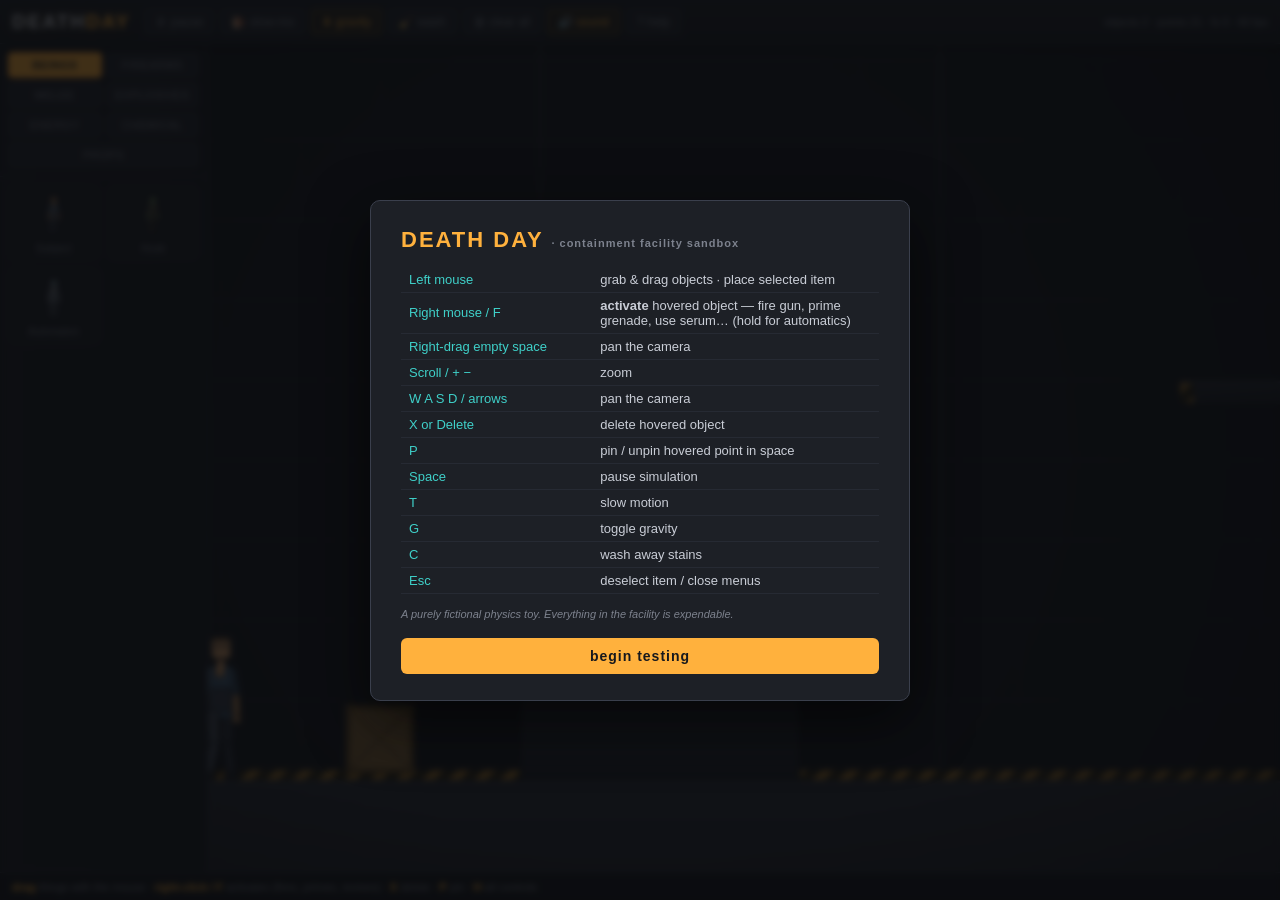
<file: index.html>
<!DOCTYPE html>
<html lang="en">
<head>
<meta charset="UTF-8">
<meta name="viewport" content="width=device-width, initial-scale=1.0">
<title>DEATH DAY — ragdoll physics sandbox</title>
<link rel="stylesheet" href="css/style.css">
</head>
<body>
  <div id="topbar">
    <div id="logo">DEATH<span>DAY</span></div>
    <div id="topbtns">
      <button id="btn-pause"  class="tb" title="Pause / resume  [Space]">⏸ pause</button>
      <button id="btn-slow"   class="tb" title="Slow motion  [T]">🐌 slow-mo</button>
      <button id="btn-grav"   class="tb on" title="Toggle gravity  [G]">⬇ gravity</button>
      <button id="btn-blood"  class="tb" title="Wash away blood stains  [C]">🧹 wash</button>
      <button id="btn-clear"  class="tb warn" title="Remove every spawned object">🗑 clear all</button>
      <button id="btn-sound"  class="tb on" title="Toggle sound  [M]">🔊 sound</button>
      <button id="btn-help"   class="tb" title="Controls  [H]">? help</button>
    </div>
    <div id="status"></div>
  </div>

  <div id="sidebar">
    <div id="cats"></div>
    <div id="items"></div>
  </div>

  <canvas id="game"></canvas>

  <div id="footer">
    <span id="hint"></span>
  </div>

  <div id="help">
    <div id="helpbox">
      <h1>DEATH DAY <small>· containment facility sandbox</small></h1>
      <table>
        <tr><td>Left mouse</td><td>grab &amp; drag objects · place selected item</td></tr>
        <tr><td>Right mouse / F</td><td><b>activate</b> hovered object — fire gun, prime grenade, use serum… (hold for automatics)</td></tr>
        <tr><td>Right-drag empty space</td><td>pan the camera</td></tr>
        <tr><td>Scroll / + −</td><td>zoom</td></tr>
        <tr><td>W A S D / arrows</td><td>pan the camera</td></tr>
        <tr><td>X or Delete</td><td>delete hovered object</td></tr>
        <tr><td>P</td><td>pin / unpin hovered point in space</td></tr>
        <tr><td>Space</td><td>pause simulation</td></tr>
        <tr><td>T</td><td>slow motion</td></tr>
        <tr><td>G</td><td>toggle gravity</td></tr>
        <tr><td>C</td><td>wash away stains</td></tr>
        <tr><td>Esc</td><td>deselect item / close menus</td></tr>
      </table>
      <p class="note">A purely fictional physics toy. Everything in the facility is expendable.</p>
      <button id="btn-closehelp">begin testing</button>
    </div>
  </div>

  <script src="js/audio.js"></script>
  <script src="js/physics.js"></script>
  <script src="js/effects.js"></script>
  <script src="js/ragdoll.js"></script>
  <script src="js/items.js"></script>
  <script src="js/game.js"></script>
  <script src="js/ui.js"></script>
  <script src="js/main.js"></script>
</body>
</html>
</file>
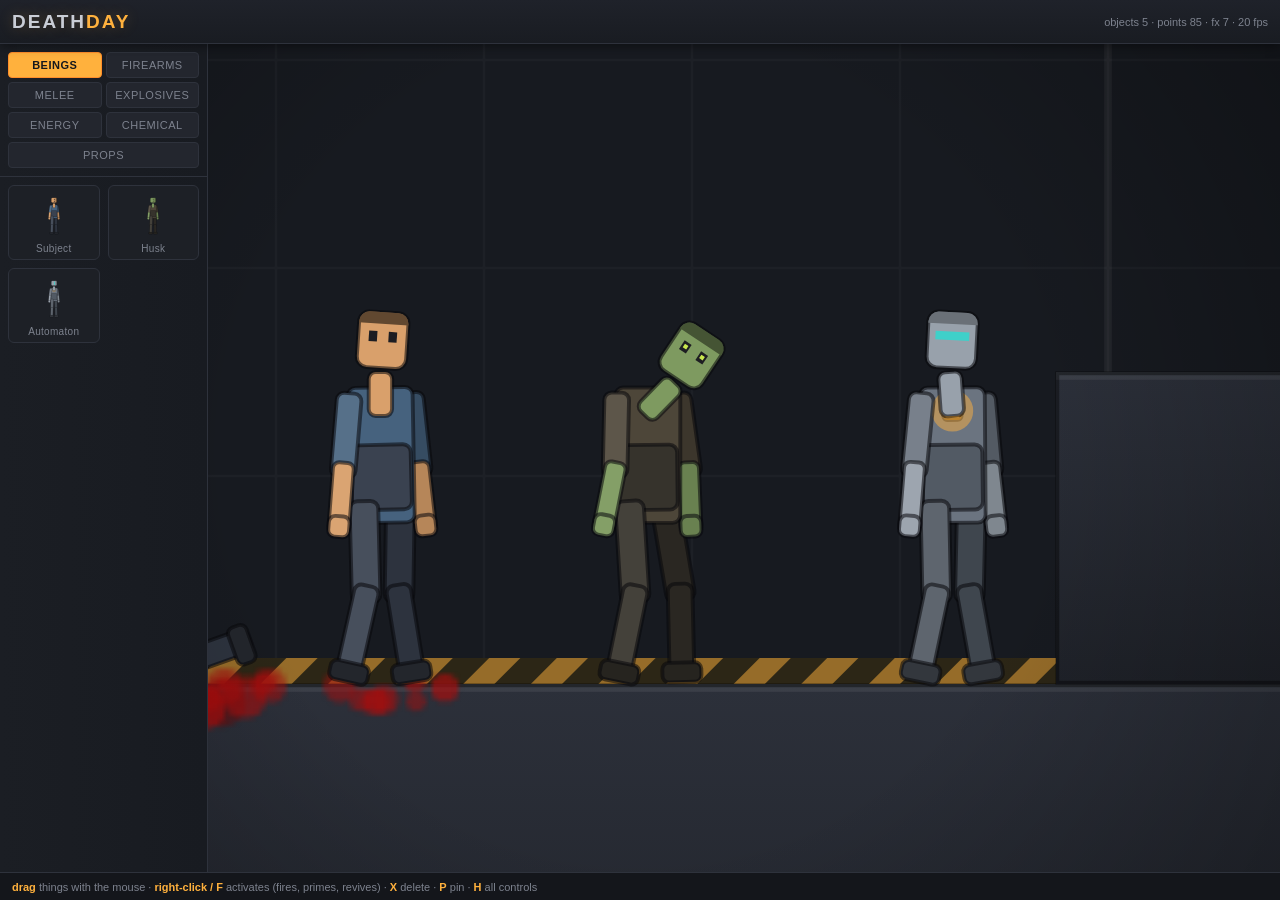
<file: test/portrait.html>
<!DOCTYPE html>
<!-- Close-up character test: idle trio standing (breathing/blinking),
     one corpse, one amputee. Screenshot at high zoom to judge the art. -->
<html lang="en">
<head>
<meta charset="UTF-8">
<title>DD portrait test</title>
<link rel="stylesheet" href="../css/style.css">
</head>
<body>
  <div id="topbar">
    <div id="logo">DEATH<span>DAY</span></div>
    <div id="topbtns"></div>
    <div id="status"></div>
  </div>
  <div id="sidebar"><div id="cats"></div><div id="items"></div></div>
  <canvas id="game"></canvas>
  <div id="footer"><span id="hint"></span></div>
  <div id="help" class="hidden"><div id="helpbox"><button id="btn-closehelp">x</button></div></div>

  <script src="../js/audio.js"></script>
  <script src="../js/physics.js"></script>
  <script src="../js/effects.js"></script>
  <script src="../js/ragdoll.js"></script>
  <script src="../js/items.js"></script>
  <script src="../js/game.js"></script>
  <script src="../js/ui.js"></script>
  <script>
    DD.Game.init();
    DD.UI.init();
    DD.Audio.toggleMute();
    const G = DD.Game;
    const GY = 1280;
    G.clearAll();
    G.cam.x = 1020; G.cam.y = 1190; G.cam.zoom = 2.6;

    // standing trio — keep clear of the centre block (x 1180..1460)
    DD.Ragdoll.make(G.world, 920, GY - 80, 'subject');
    DD.Ragdoll.make(G.world, 1030, GY - 80, 'husk');
    DD.Ragdoll.make(G.world, 1140, GY - 80, 'automaton');

    // a corpse (pale, X eyes) on top of the centre block (top y=1160)
    const corpse = DD.Ragdoll.make(G.world, 1330, 1160 - 80, 'subject');
    DD.Ragdoll.kill(corpse, false);
    corpse.data.deadT = 10;

    // an amputee, in pain, missing a forearm
    const amp = DD.Ragdoll.make(G.world, 780, GY - 80, 'subject');
    DD.Ragdoll.sever(amp, 'forearmL');
  </script>
</body>
</html>
</file>
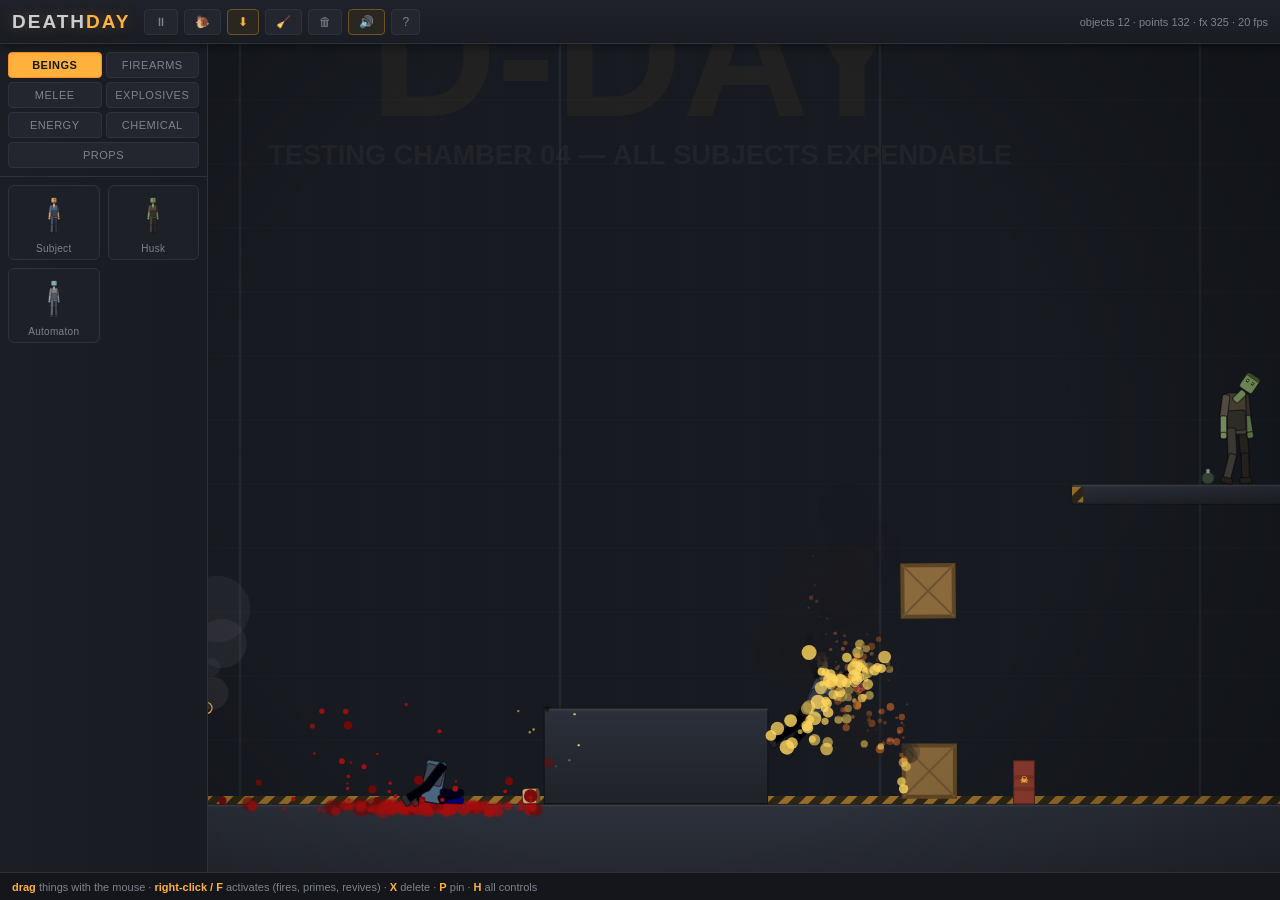
<file: test/visual.html>
<!DOCTYPE html>
<!-- Scripted visual-verification scene. Open headlessly with a virtual
     time budget and screenshot it: guns fire, a grenade detonates, a
     subject burns, an automaton is electrocuted. Not part of the game. -->
<html lang="en">
<head>
<meta charset="UTF-8">
<title>DD visual test</title>
<link rel="stylesheet" href="../css/style.css">
</head>
<body>
  <div id="topbar">
    <div id="logo">DEATH<span>DAY</span></div>
    <div id="topbtns">
      <button id="btn-pause" class="tb">⏸</button><button id="btn-slow" class="tb">🐌</button>
      <button id="btn-grav" class="tb on">⬇</button><button id="btn-blood" class="tb">🧹</button>
      <button id="btn-clear" class="tb warn">🗑</button><button id="btn-sound" class="tb on">🔊</button>
      <button id="btn-help" class="tb">?</button>
    </div>
    <div id="status"></div>
  </div>
  <div id="sidebar"><div id="cats"></div><div id="items"></div></div>
  <canvas id="game"></canvas>
  <div id="footer"><span id="hint"></span></div>
  <div id="help" class="hidden"><div id="helpbox"><button id="btn-closehelp">x</button></div></div>

  <script src="../js/audio.js"></script>
  <script src="../js/physics.js"></script>
  <script src="../js/effects.js"></script>
  <script src="../js/ragdoll.js"></script>
  <script src="../js/items.js"></script>
  <script src="../js/game.js"></script>
  <script src="../js/ui.js"></script>
  <script>
    DD.Game.init();
    DD.UI.init();
    DD.Audio.toggleMute();
    const G = DD.Game;
    const reg = (id) => DD.Items.registry.find((r) => r.id === id);
    const GY = 1280;

    // clear the welcome scene for a deterministic stage
    G.clearAll();
    G.cam.x = 1300; G.cam.y = 1000; G.cam.zoom = 0.8;

    // 0. idle trio — must be standing upright on their own at screenshot time
    DD.Ragdoll.make(G.world, 480, GY - 80, 'subject');
    DD.Ragdoll.make(G.world, 560, GY - 80, 'husk');
    DD.Ragdoll.make(G.world, 640, GY - 80, 'automaton');

    // 1. firing squad: rifle locked aiming at a subject
    const victim = DD.Ragdoll.make(G.world, 980, GY - 80, 'subject');
    const rifle = reg('rifle').make(G.world, 700, GY - 120);
    rifle.data.grip.pin(); rifle.data.muzzle.pin();   // hold steady, aimed level

    // 2. grenade beside a husk on the right platform
    const husk = DD.Ragdoll.make(G.world, 2050, 880 - 80, 'husk');
    const nade = reg('grenade').make(G.world, 2010, 880 - 16);
    nade.onActivate(nade);

    // 3. burning subject mid-field
    const burner = DD.Ragdoll.make(G.world, 1540, GY - 80, 'subject');
    for (const p of burner.particles) p.burn = 6;

    // 4. electrocuted automaton on the left platform
    const bot = DD.Ragdoll.make(G.world, 450, 1010 - 80, 'automaton');
    DD.Ragdoll.electrocute(bot, 30);

    // 5. props: crates + barrel — clear of the centre block (1180..1460)
    reg('crate').make(G.world, 1660, GY - 40);
    reg('crate').make(G.world, 1660, GY - 110);
    reg('barrel').make(G.world, 1780, GY - 40);

    // fire the rifle a few times over the first seconds
    let shots = 0;
    const iv = setInterval(() => {
      rifle.data.cd = 0;
      rifle.onActivate(rifle);
      if (++shots >= 4) clearInterval(iv);
    }, 700);
  </script>
</body>
</html>
</file>
<file: css/style.css>
/* DEATH DAY — UI chrome. Dark charcoal + hazard amber, deliberately
   unlike People Playground's flat grey/blue. */

:root {
  --bg:        #15171c;
  --panel:     #1d2026;
  --panel2:    #23262e;
  --edge:      #2e323c;
  --txt:       #c9cdd6;
  --dim:       #7d828e;
  --amber:     #ffb13d;
  --amber2:    #ff8d2a;
  --red:       #e23b3b;
  --teal:      #3fd0c9;
}

* { margin:0; padding:0; box-sizing:border-box; user-select:none; -webkit-user-select:none; }

html, body { width:100%; height:100%; overflow:hidden; background:var(--bg);
  font-family:"Segoe UI", "Helvetica Neue", Arial, sans-serif; color:var(--txt); }

#game { position:absolute; left:0; top:0; width:100%; height:100%; display:block; cursor:crosshair; }

/* ---------- top bar ---------- */
#topbar {
  position:absolute; left:0; top:0; right:0; height:44px; z-index:10;
  display:flex; align-items:center; gap:14px; padding:0 12px;
  background:linear-gradient(#1f222a, #191c22);
  border-bottom:1px solid var(--edge);
  box-shadow:0 2px 10px rgba(0,0,0,.45);
}
#logo {
  font-weight:900; font-size:19px; letter-spacing:2px; color:var(--txt);
  text-shadow:0 0 14px rgba(255,177,61,.25);
}
#logo span { color:var(--amber); }
#topbtns { display:flex; gap:6px; flex-wrap:wrap; }
.tb {
  background:var(--panel2); color:var(--dim); border:1px solid var(--edge);
  border-radius:4px; padding:5px 10px; font-size:12px; cursor:pointer;
  transition:all .12s;
}
.tb:hover { color:var(--txt); border-color:#454a57; }
.tb.on { color:var(--amber); border-color:#6a5526; background:#2a2620; }
.tb.warn:hover { color:#fff; background:var(--red); border-color:var(--red); }
#status { margin-left:auto; font-size:11px; color:var(--dim); white-space:nowrap; }

/* ---------- sidebar / spawn menu ---------- */
#sidebar {
  position:absolute; left:0; top:44px; bottom:28px; width:208px; z-index:9;
  display:flex; flex-direction:column;
  background:linear-gradient(90deg, #1b1e24, #181b21);
  border-right:1px solid var(--edge);
}
#cats { display:flex; flex-wrap:wrap; gap:4px; padding:8px; border-bottom:1px solid var(--edge); }
.cat {
  flex:1 0 44%; text-align:center; font-size:11px; padding:6px 4px; cursor:pointer;
  background:var(--panel2); color:var(--dim); border:1px solid var(--edge); border-radius:4px;
  letter-spacing:.5px;
}
.cat:hover { color:var(--txt); }
.cat.sel { color:#16181d; background:var(--amber); border-color:var(--amber2); font-weight:700; }

#items { flex:1; overflow-y:auto; padding:8px; display:grid;
  grid-template-columns:repeat(2, 1fr); gap:8px; align-content:start; }
#items::-webkit-scrollbar { width:8px; }
#items::-webkit-scrollbar-thumb { background:var(--edge); border-radius:4px; }

.item {
  background:var(--panel); border:1px solid var(--edge); border-radius:6px;
  padding:6px 4px 5px; cursor:pointer; text-align:center; transition:all .1s;
}
.item:hover { border-color:#4a5061; background:var(--panel2); transform:translateY(-1px); }
.item.sel { border-color:var(--amber); box-shadow:0 0 10px rgba(255,177,61,.25); }
.item canvas { width:64px; height:48px; display:block; margin:0 auto 3px; }
.item .nm { font-size:10px; color:var(--dim); letter-spacing:.3px; }
.item.sel .nm { color:var(--amber); }

/* ---------- footer hint bar ---------- */
#footer {
  position:absolute; left:0; right:0; bottom:0; height:28px; z-index:10;
  display:flex; align-items:center; padding:0 12px;
  background:#14161b; border-top:1px solid var(--edge);
  font-size:11px; color:var(--dim);
}
#hint b { color:var(--amber); font-weight:600; }

/* ---------- help overlay ---------- */
#help {
  position:absolute; inset:0; z-index:50; display:flex; align-items:center; justify-content:center;
  background:rgba(10,11,14,.78); backdrop-filter:blur(3px);
}
#help.hidden { display:none; }
#helpbox {
  width:540px; max-width:92vw; max-height:88vh; overflow-y:auto;
  background:var(--panel); border:1px solid #3a3f4c; border-radius:10px;
  padding:26px 30px; box-shadow:0 20px 60px rgba(0,0,0,.6);
}
#helpbox h1 { font-size:22px; letter-spacing:2px; margin-bottom:14px; color:var(--amber); }
#helpbox h1 small { font-size:11px; color:var(--dim); letter-spacing:1px; }
#helpbox table { width:100%; border-collapse:collapse; font-size:13px; }
#helpbox td { padding:5px 8px; border-bottom:1px solid #262a33; }
#helpbox td:first-child { color:var(--teal); white-space:nowrap; width:40%; }
#helpbox .note { margin-top:14px; font-size:11px; color:var(--dim); font-style:italic; }
#btn-closehelp {
  margin-top:18px; width:100%; padding:10px; font-size:14px; font-weight:700;
  letter-spacing:1px; color:#16181d; background:var(--amber); border:0; border-radius:6px;
  cursor:pointer;
}
#btn-closehelp:hover { background:var(--amber2); }
</file>
